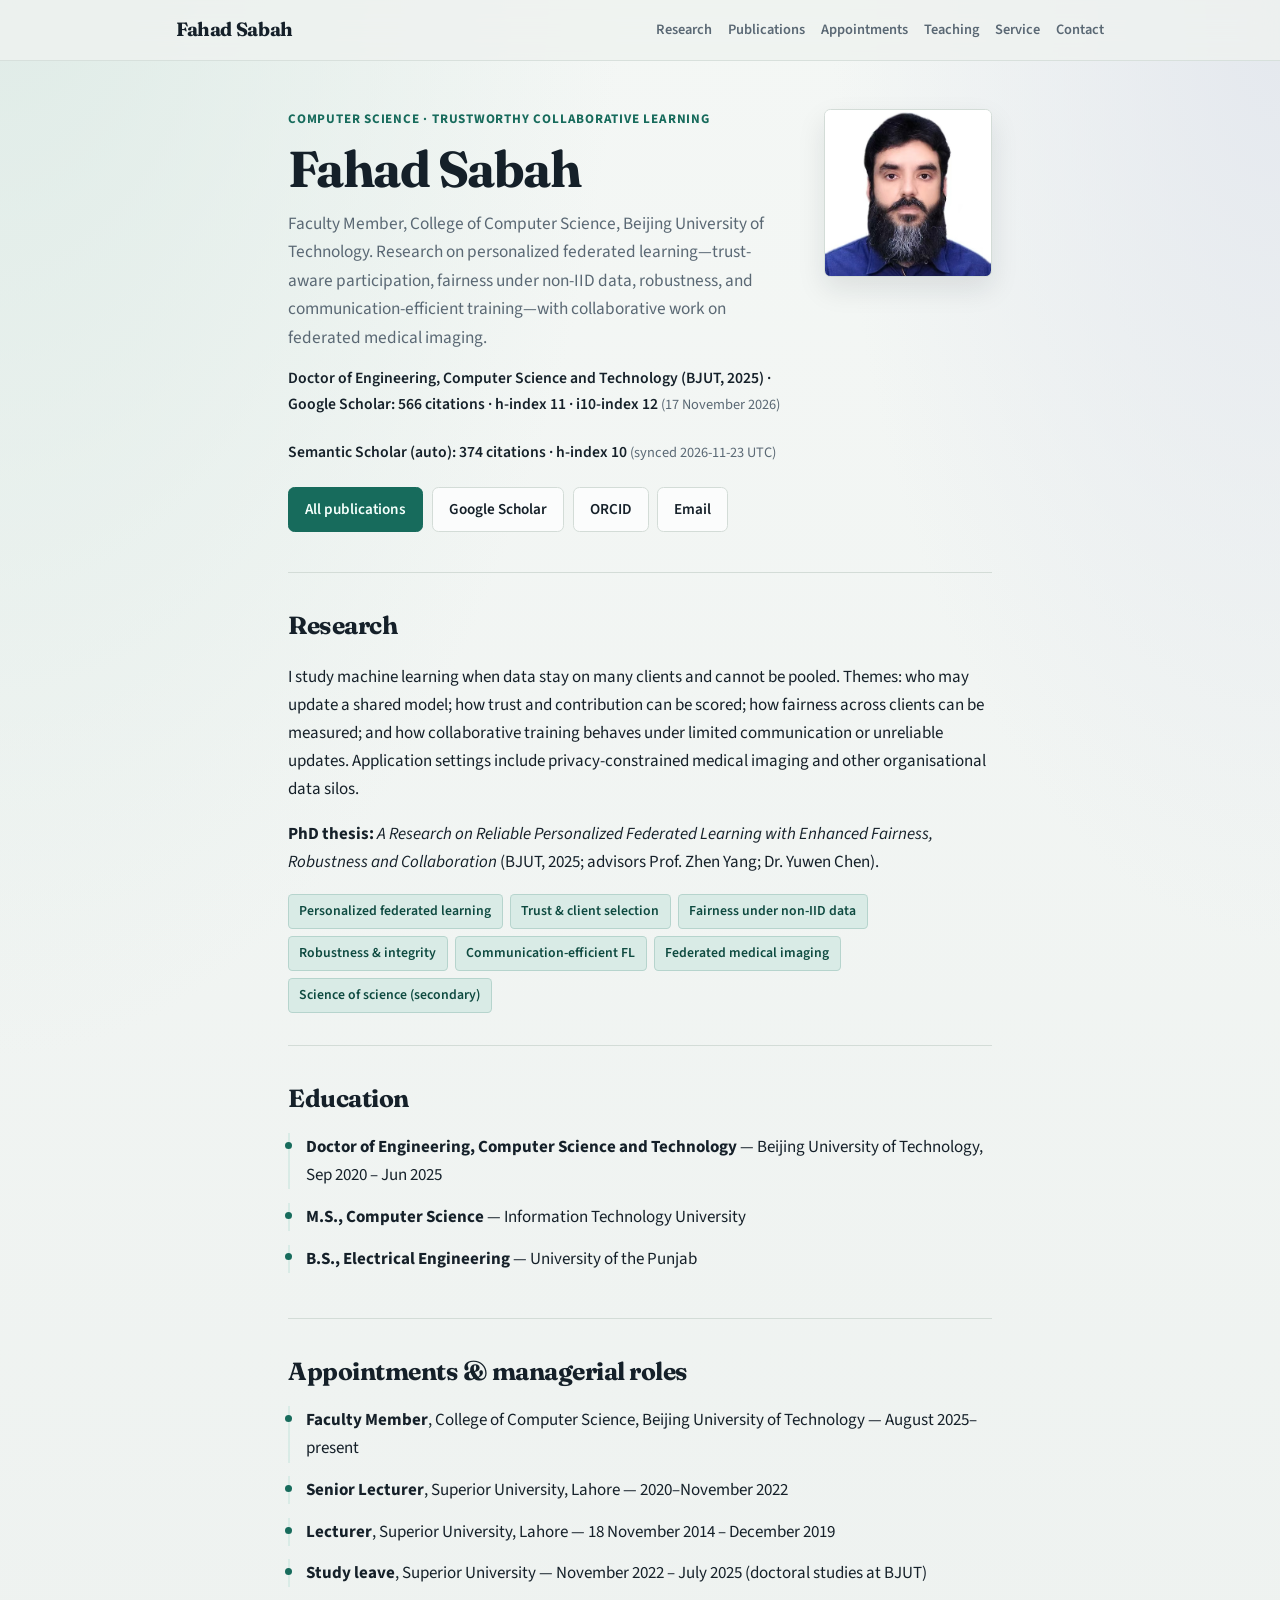
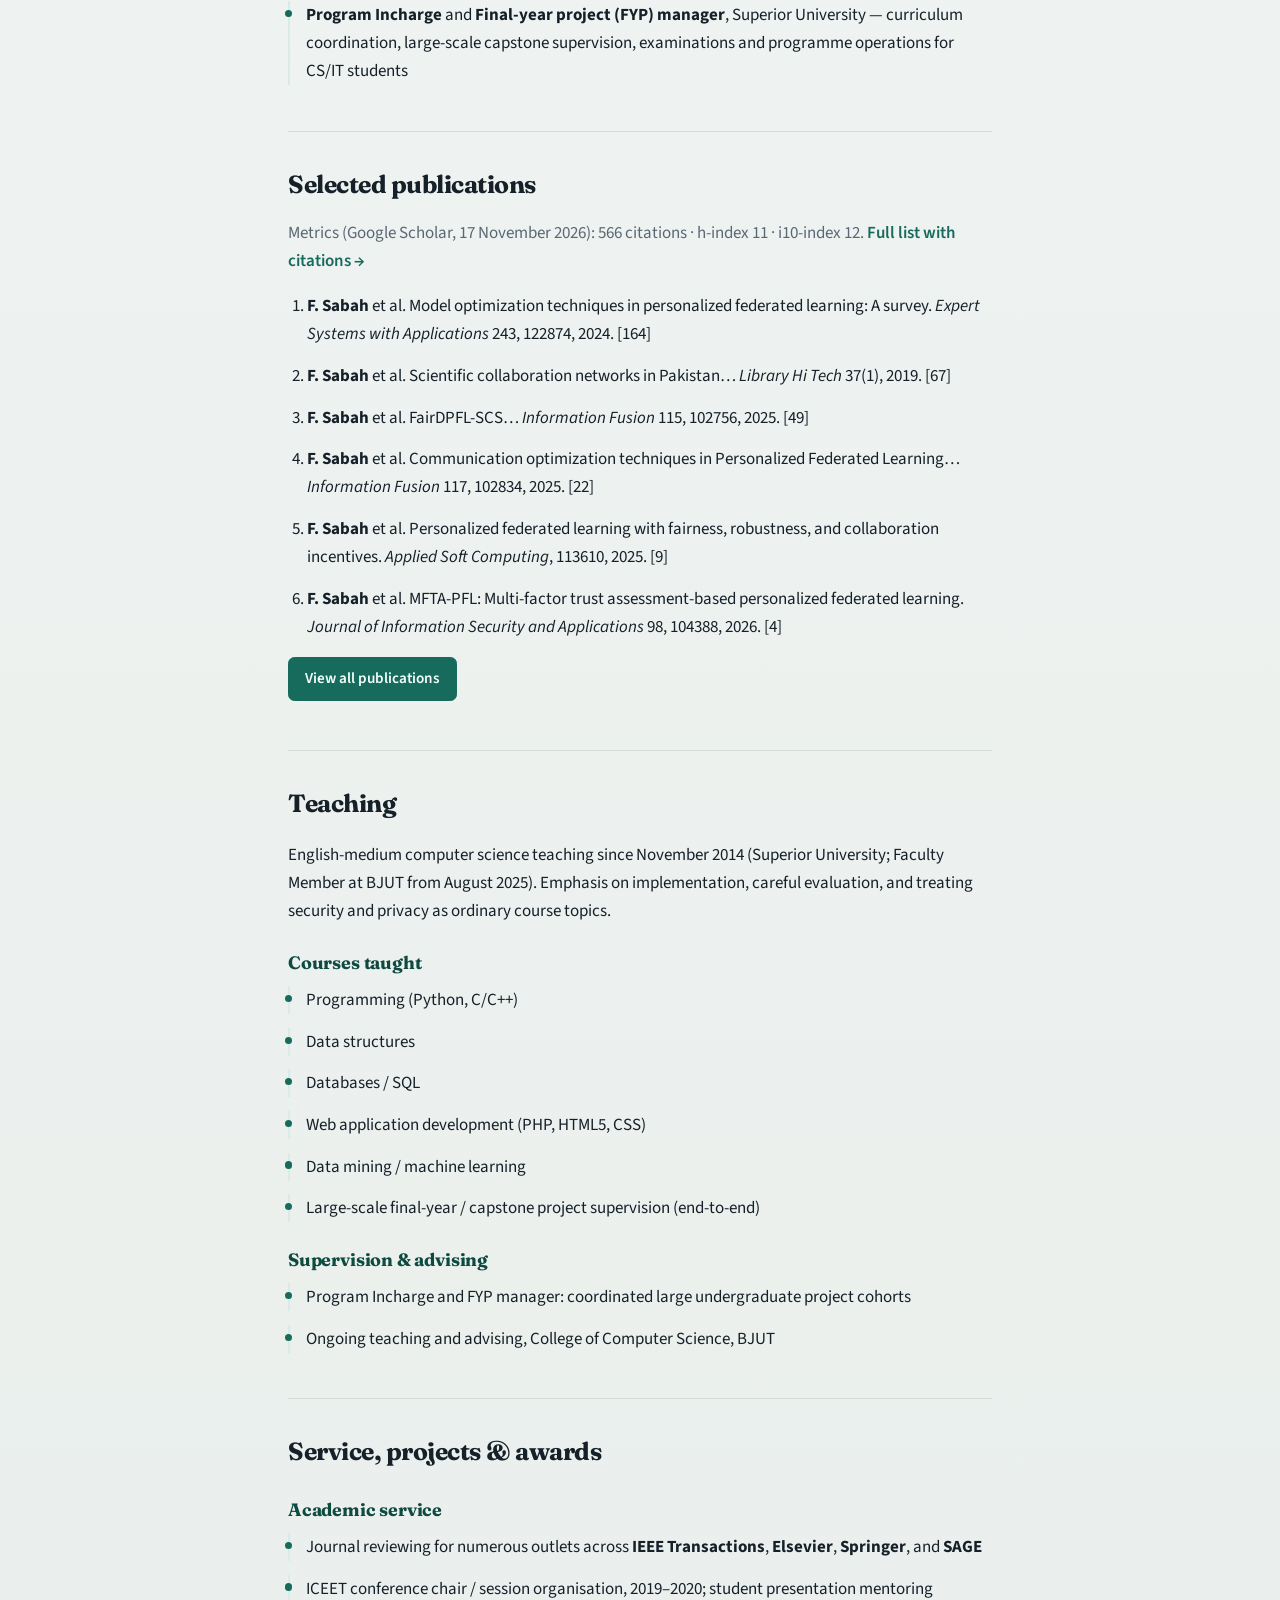
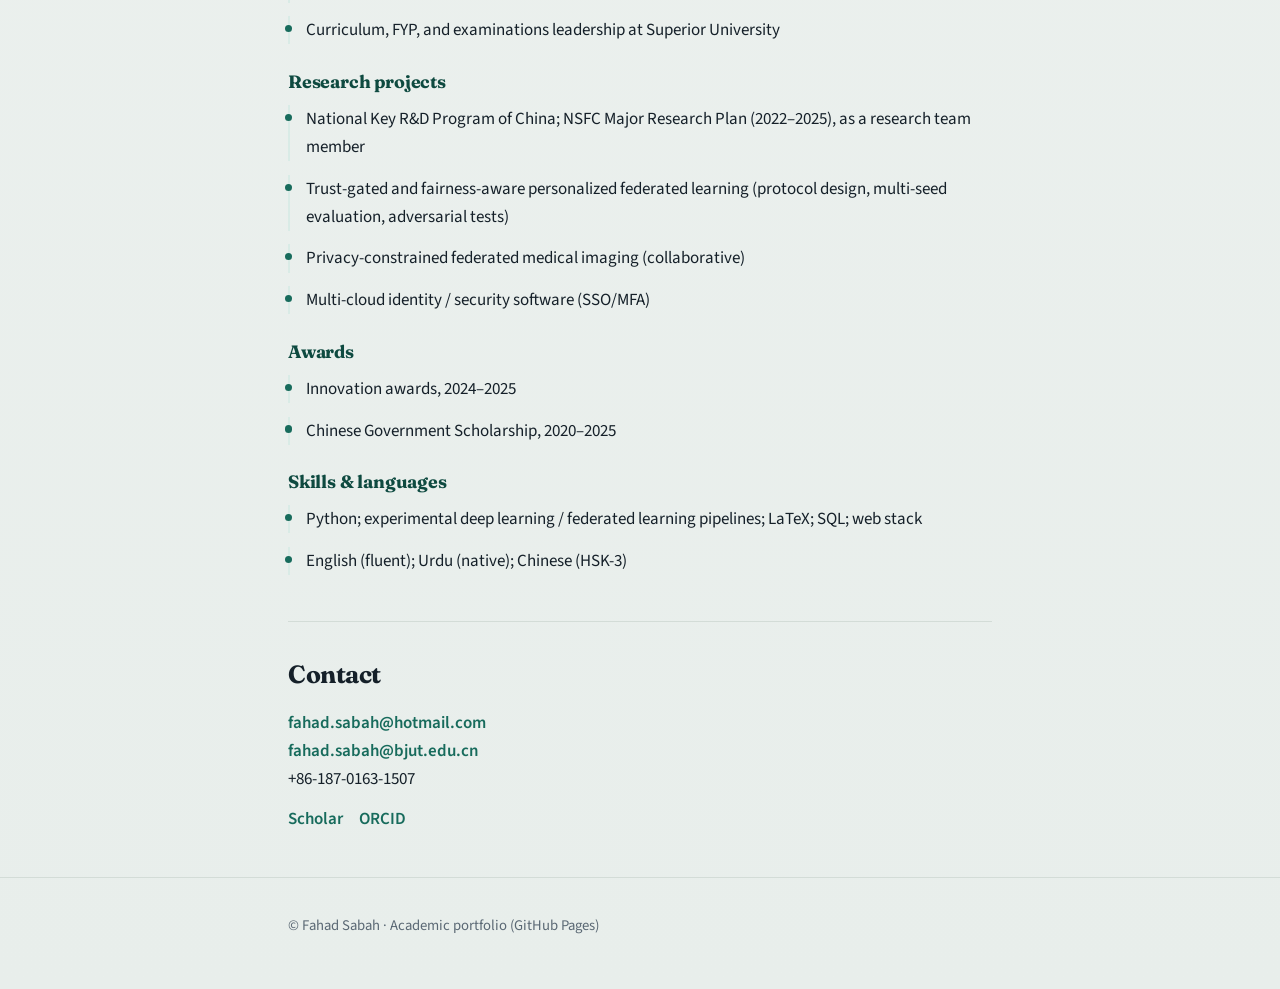
<file: index.html>
<!DOCTYPE html>
<html lang="en">
<head>
  <meta charset="utf-8" />
  <meta name="viewport" content="width=device-width, initial-scale=1" />
  <title>Fahad Sabah — Computer Science · Trustworthy Collaborative ML</title>
  <meta name="description" content="Fahad Sabah — Doctor of Engineering in Computer Science. Personalized federated learning, trust, fairness, and robustness. Faculty Member, Beijing University of Technology." />
  <link rel="preconnect" href="https://fonts.googleapis.com" />
  <link rel="preconnect" href="https://fonts.gstatic.com" crossorigin />
  <link href="https://fonts.googleapis.com/css2?family=Fraunces:opsz,wght@9..144,500;9..144,700&family=Source+Sans+3:wght@400;600;700&display=swap" rel="stylesheet" />
  <link rel="stylesheet" href="styles.css" />
</head>
<body>
  <header class="site-header">
    <div class="wrap">
      <p class="brand"><a href="index.html">Fahad Sabah</a></p>
      <nav aria-label="Primary">
        <a href="#research">Research</a>
        <a href="publications.html">Publications</a>
        <a href="#appointments">Appointments</a>
        <a href="#teaching">Teaching</a>
        <a href="#service">Service</a>
        <a href="#contact">Contact</a>
      </nav>
    </div>
  </header>

  <main>
    <section class="hero wrap hero-with-photo">
      <div class="hero-text">
        <p class="eyebrow">Computer Science · Trustworthy Collaborative Learning</p>
        <h1>Fahad Sabah</h1>
        <p class="lede">
          Faculty Member, College of Computer Science, Beijing University of Technology.
          Research on personalized federated learning—trust-aware participation, fairness under non-IID data,
          robustness, and communication-efficient training—with collaborative work on federated medical imaging.
        </p>
        <p class="meta">
          Doctor of Engineering, Computer Science and Technology (BJUT, 2025) ·
          Google Scholar: 566 citations · h-index 11 · i10-index 12
          <span class="meta-note">(17 November 2026)</span>
        </p>
        <p class="meta" id="ss-metrics">Semantic Scholar (auto): 374 citations · h-index 10 <span class="meta-note">(synced 2026-11-23 UTC)</span></p>
        <div class="cta">
          <a class="btn primary" href="publications.html">All publications</a>
          <a class="btn" href="https://scholar.google.com/citations?user=o41wvoGBicEC">Google Scholar</a>
          <a class="btn" href="https://orcid.org/0000-0003-1558-2616">ORCID</a>
          <a class="btn" href="mailto:fahad.sabah@hotmail.com">Email</a>
        </div>
      </div>
      <div class="portrait-wrap">
        <img class="portrait" src="photo.jpg" width="200" height="200" alt="Portrait of Fahad Sabah" />
      </div>
    </section>

    <section id="research" class="wrap section">
      <h2>Research</h2>
      <p>
        I study machine learning when data stay on many clients and cannot be pooled.
        Themes: who may update a shared model; how trust and contribution can be scored;
        how fairness across clients can be measured; and how collaborative training behaves under
        limited communication or unreliable updates. Application settings include privacy-constrained
        medical imaging and other organisational data silos.
      </p>
      <p>
        <strong>PhD thesis:</strong>
        <em>A Research on Reliable Personalized Federated Learning with Enhanced Fairness, Robustness and Collaboration</em>
        (BJUT, 2025; advisors Prof. Zhen Yang; Dr. Yuwen Chen).
      </p>
      <ul class="chips">
        <li>Personalized federated learning</li>
        <li>Trust &amp; client selection</li>
        <li>Fairness under non-IID data</li>
        <li>Robustness &amp; integrity</li>
        <li>Communication-efficient FL</li>
        <li>Federated medical imaging</li>
        <li>Science of science (secondary)</li>
      </ul>
    </section>

    <section id="education" class="wrap section">
      <h2>Education</h2>
      <ul class="timeline">
        <li>
          <strong>Doctor of Engineering, Computer Science and Technology</strong> —
          Beijing University of Technology, Sep 2020 – Jun 2025
        </li>
        <li>
          <strong>M.S., Computer Science</strong> — Information Technology University
        </li>
        <li>
          <strong>B.S., Electrical Engineering</strong> — University of the Punjab
        </li>
      </ul>
    </section>

    <section id="appointments" class="wrap section">
      <h2>Appointments &amp; managerial roles</h2>
      <ul class="timeline">
        <li>
          <strong>Faculty Member</strong>, College of Computer Science, Beijing University of Technology —
          August 2025–present
        </li>
        <li>
          <strong>Senior Lecturer</strong>, Superior University, Lahore — 2020–November 2022
        </li>
        <li>
          <strong>Lecturer</strong>, Superior University, Lahore — 18 November 2014 – December 2019
        </li>
        <li>
          <strong>Study leave</strong>, Superior University — November 2022 – July 2025
          (doctoral studies at BJUT)
        </li>
        <li>
          <strong>Program Incharge</strong> and <strong>Final-year project (FYP) manager</strong>,
          Superior University — curriculum coordination, large-scale capstone supervision,
          examinations and programme operations for CS/IT students
        </li>
      </ul>
    </section>

    <section id="publications" class="wrap section">
      <h2>Selected publications</h2>
      <p class="more" style="margin-top:0">
        Metrics (Google Scholar, 17 November 2026): 566 citations · h-index 11 · i10-index 12.
        <a href="publications.html">Full list with citations →</a>
      </p>
      <ol class="pubs">
        <li>
          <strong>F. Sabah</strong> et al.
          Model optimization techniques in personalized federated learning: A survey.
          <em>Expert Systems with Applications</em> 243, 122874, 2024. [164]
        </li>
        <li>
          <strong>F. Sabah</strong> et al.
          Scientific collaboration networks in Pakistan…
          <em>Library Hi Tech</em> 37(1), 2019. [67]
        </li>
        <li>
          <strong>F. Sabah</strong> et al.
          FairDPFL-SCS…
          <em>Information Fusion</em> 115, 102756, 2025. [49]
        </li>
        <li>
          <strong>F. Sabah</strong> et al.
          Communication optimization techniques in Personalized Federated Learning…
          <em>Information Fusion</em> 117, 102834, 2025. [22]
        </li>
        <li>
          <strong>F. Sabah</strong> et al.
          Personalized federated learning with fairness, robustness, and collaboration incentives.
          <em>Applied Soft Computing</em>, 113610, 2025. [9]
        </li>
        <li>
          <strong>F. Sabah</strong> et al.
          MFTA-PFL: Multi-factor trust assessment-based personalized federated learning.
          <em>Journal of Information Security and Applications</em> 98, 104388, 2026. [4]
        </li>
      </ol>
      <p class="more"><a class="btn primary" href="publications.html">View all publications</a></p>
    </section>

    <section id="teaching" class="wrap section">
      <h2>Teaching</h2>
      <p>
        English-medium computer science teaching since November 2014 (Superior University;
        Faculty Member at BJUT from August 2025). Emphasis on implementation, careful evaluation,
        and treating security and privacy as ordinary course topics.
      </p>
      <h3>Courses taught</h3>
      <ul class="timeline">
        <li>Programming (Python, C/C++)</li>
        <li>Data structures</li>
        <li>Databases / SQL</li>
        <li>Web application development (PHP, HTML5, CSS)</li>
        <li>Data mining / machine learning</li>
        <li>Large-scale final-year / capstone project supervision (end-to-end)</li>
      </ul>
      <h3>Supervision &amp; advising</h3>
      <ul class="timeline">
        <li>Program Incharge and FYP manager: coordinated large undergraduate project cohorts</li>
        <li>Ongoing teaching and advising, College of Computer Science, BJUT</li>
      </ul>
    </section>

    <section id="service" class="wrap section">
      <h2>Service, projects &amp; awards</h2>
      <h3>Academic service</h3>
      <ul class="timeline">
        <li>
          Journal reviewing for numerous outlets across
          <strong>IEEE Transactions</strong>, <strong>Elsevier</strong>,
          <strong>Springer</strong>, and <strong>SAGE</strong>
        </li>
        <li>ICEET conference chair / session organisation, 2019–2020; student presentation mentoring</li>
        <li>Curriculum, FYP, and examinations leadership at Superior University</li>
      </ul>
      <h3>Research projects</h3>
      <ul class="timeline">
        <li>
          National Key R&amp;D Program of China; NSFC Major Research Plan (2022–2025),
          as a research team member
        </li>
        <li>
          Trust-gated and fairness-aware personalized federated learning
          (protocol design, multi-seed evaluation, adversarial tests)
        </li>
        <li>Privacy-constrained federated medical imaging (collaborative)</li>
        <li>Multi-cloud identity / security software (SSO/MFA)</li>
      </ul>
      <h3>Awards</h3>
      <ul class="timeline">
        <li>Innovation awards, 2024–2025</li>
        <li>Chinese Government Scholarship, 2020–2025</li>
      </ul>
      <h3>Skills &amp; languages</h3>
      <ul class="timeline">
        <li>Python; experimental deep learning / federated learning pipelines; LaTeX; SQL; web stack</li>
        <li>English (fluent); Urdu (native); Chinese (HSK-3)</li>
      </ul>
    </section>

    <section id="contact" class="wrap section contact">
      <h2>Contact</h2>
      <p>
        <a href="mailto:fahad.sabah@hotmail.com">fahad.sabah@hotmail.com</a><br />
        <a href="mailto:fahad.sabah@bjut.edu.cn">fahad.sabah@bjut.edu.cn</a><br />
        +86-187-0163-1507
      </p>
      <p class="profiles">
        <a href="https://scholar.google.com/citations?user=o41wvoGBicEC">Scholar</a>
        <a href="https://orcid.org/0000-0003-1558-2616">ORCID</a>
      </p>
    </section>
  </main>

  <footer class="site-footer">
    <div class="wrap">
      <p>© Fahad Sabah · Academic portfolio (GitHub Pages)</p>
    </div>
  </footer>
</body>
</html>
</file>
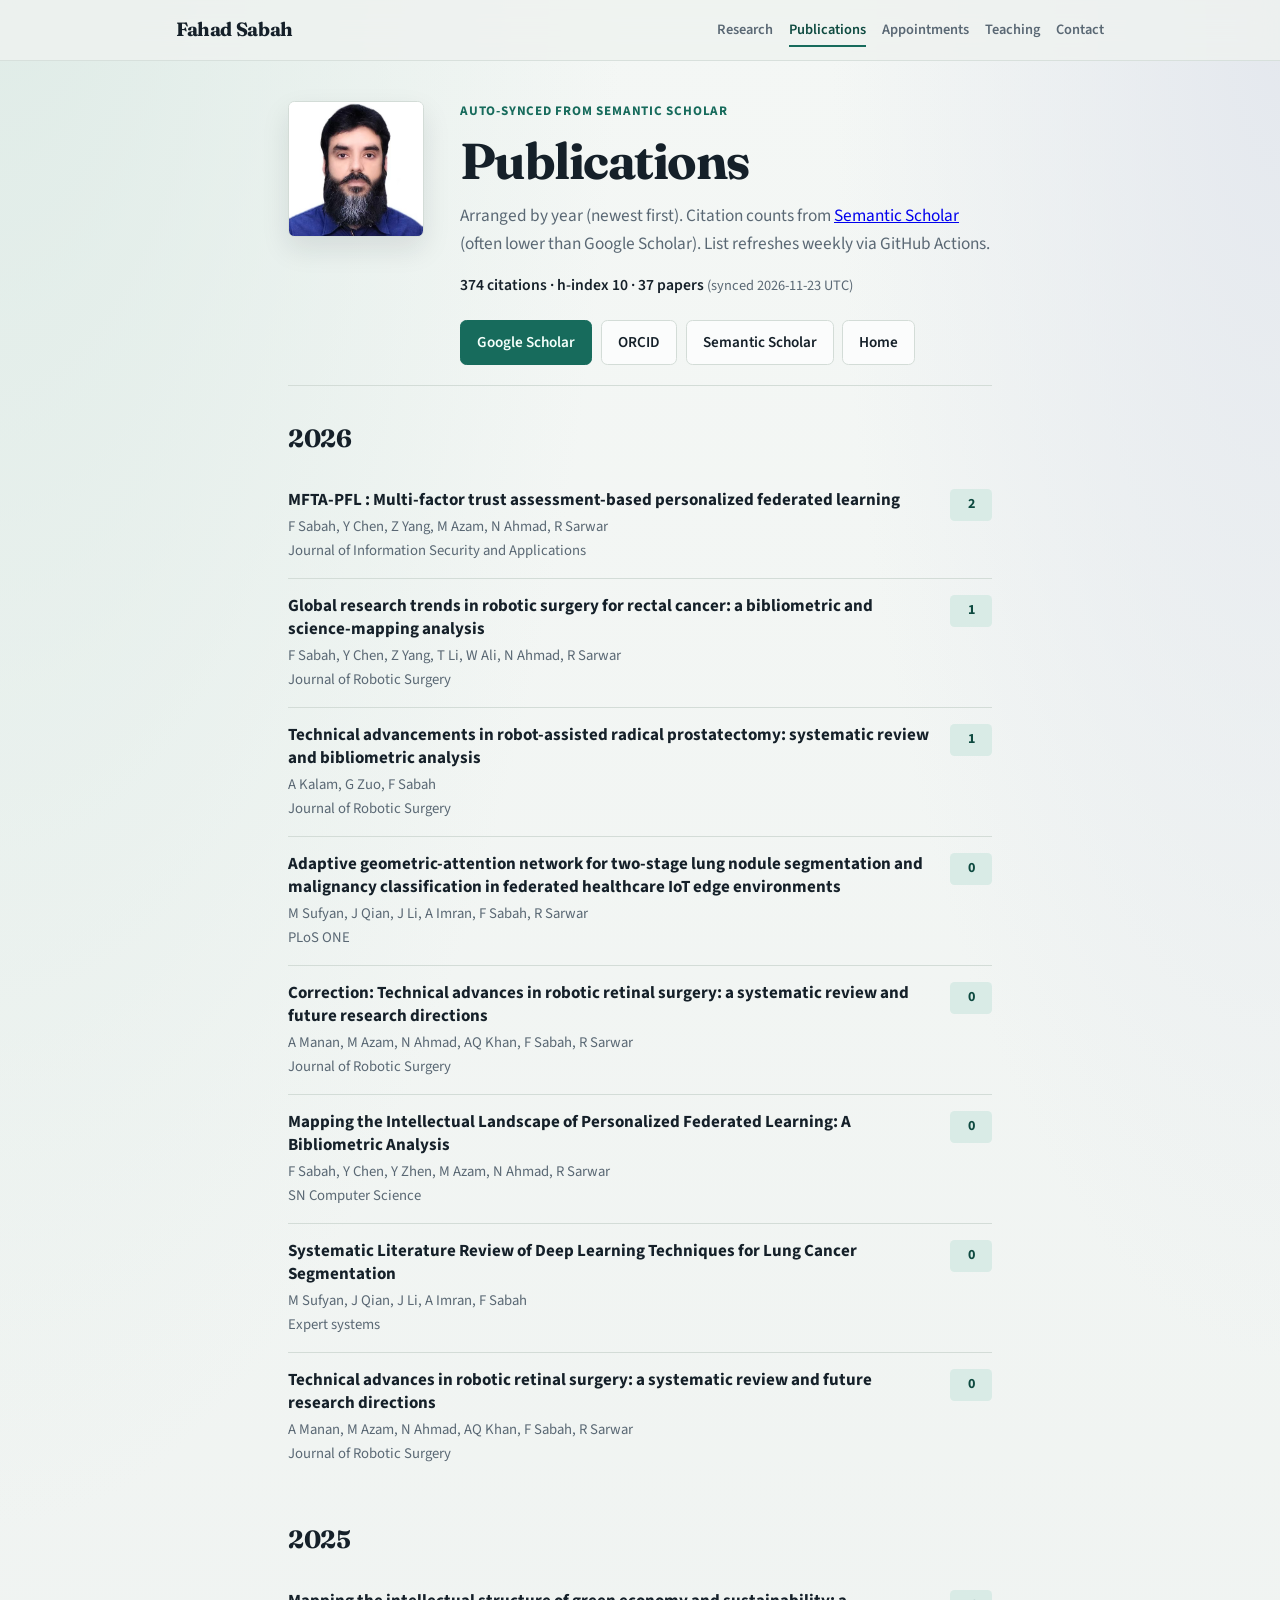
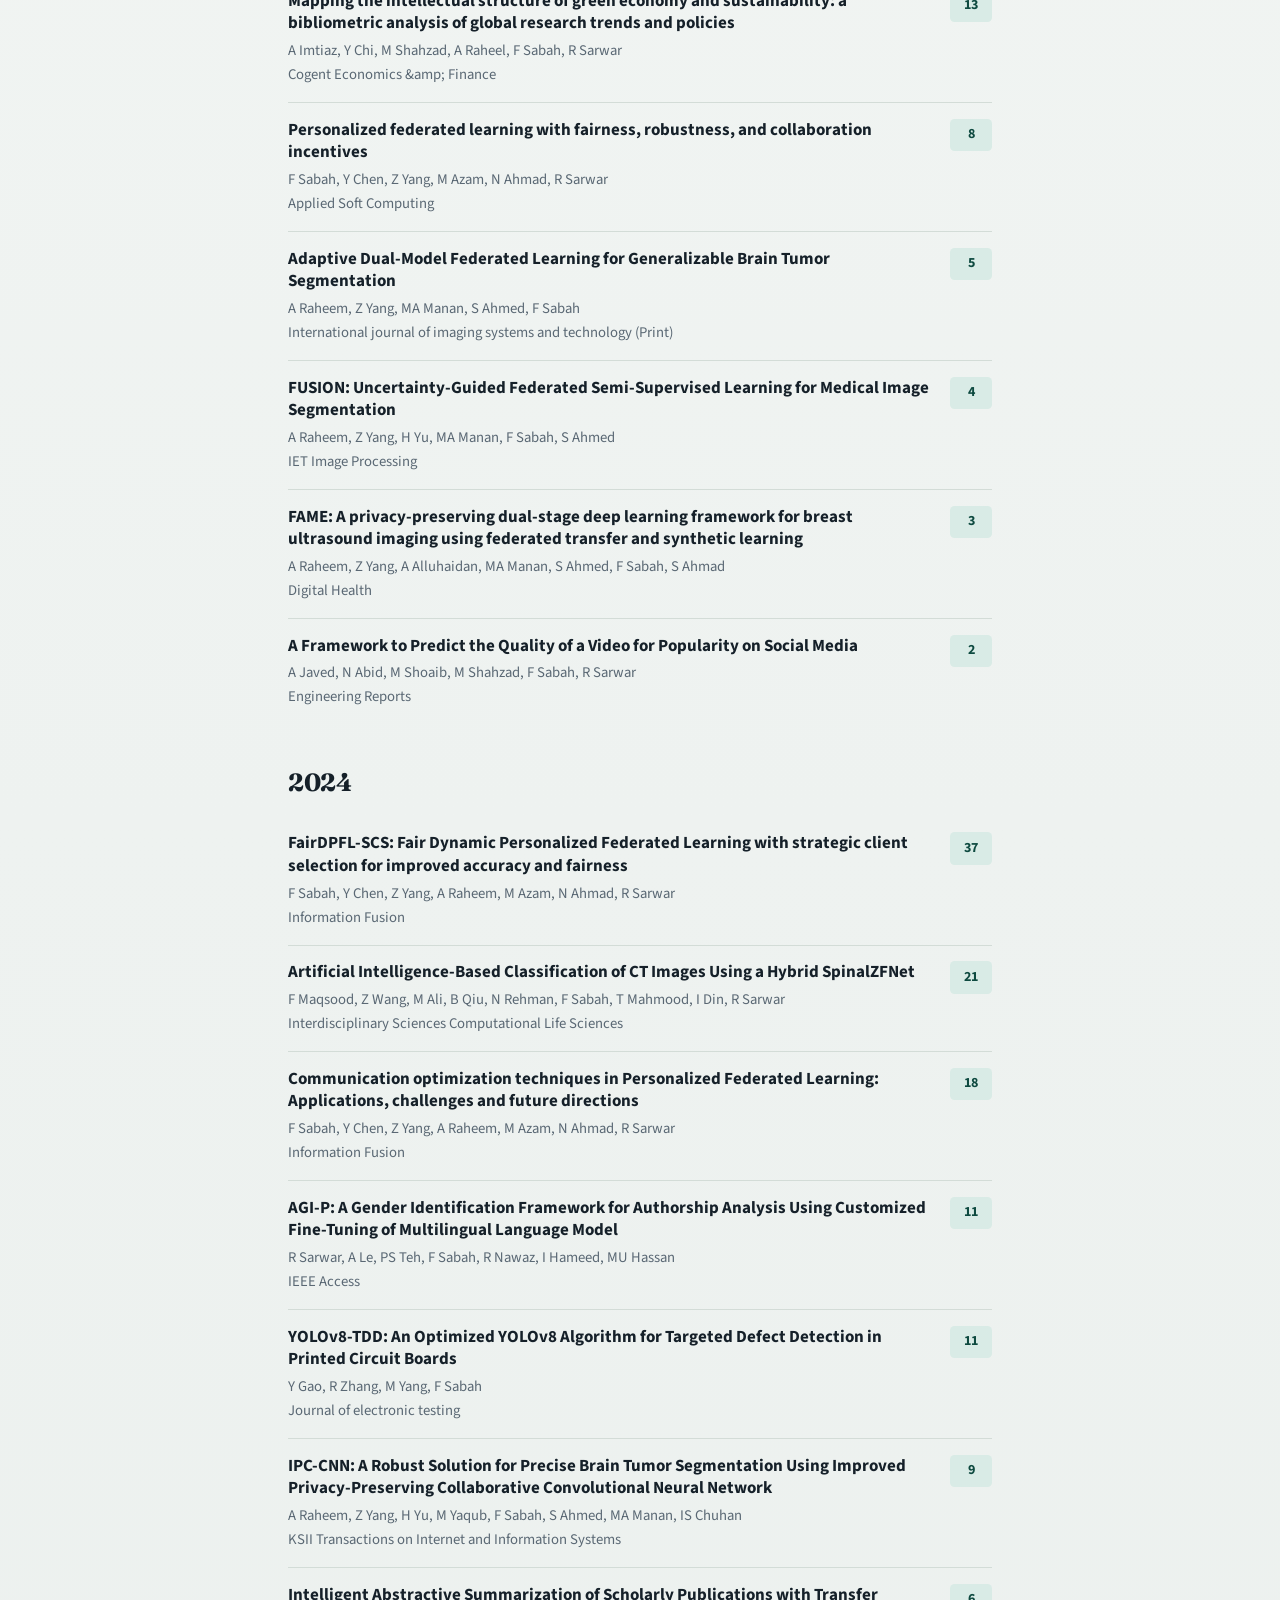
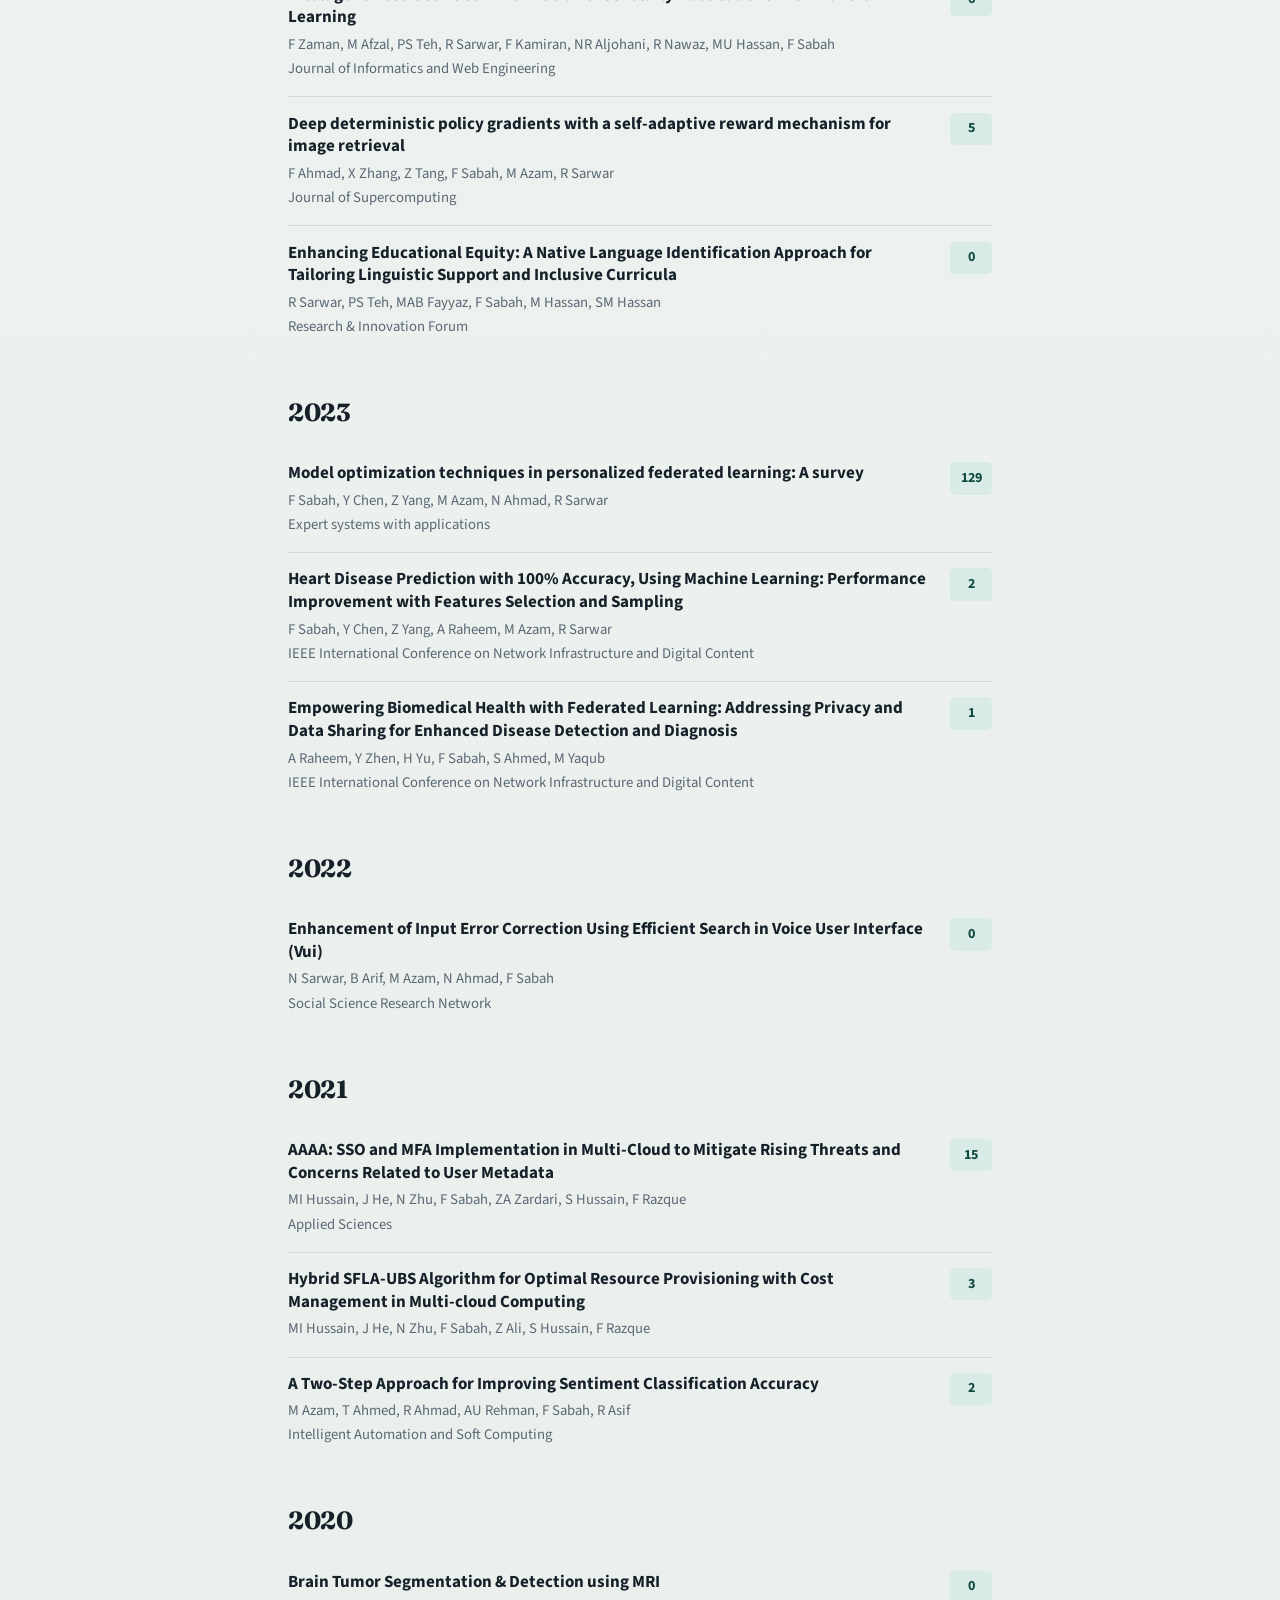
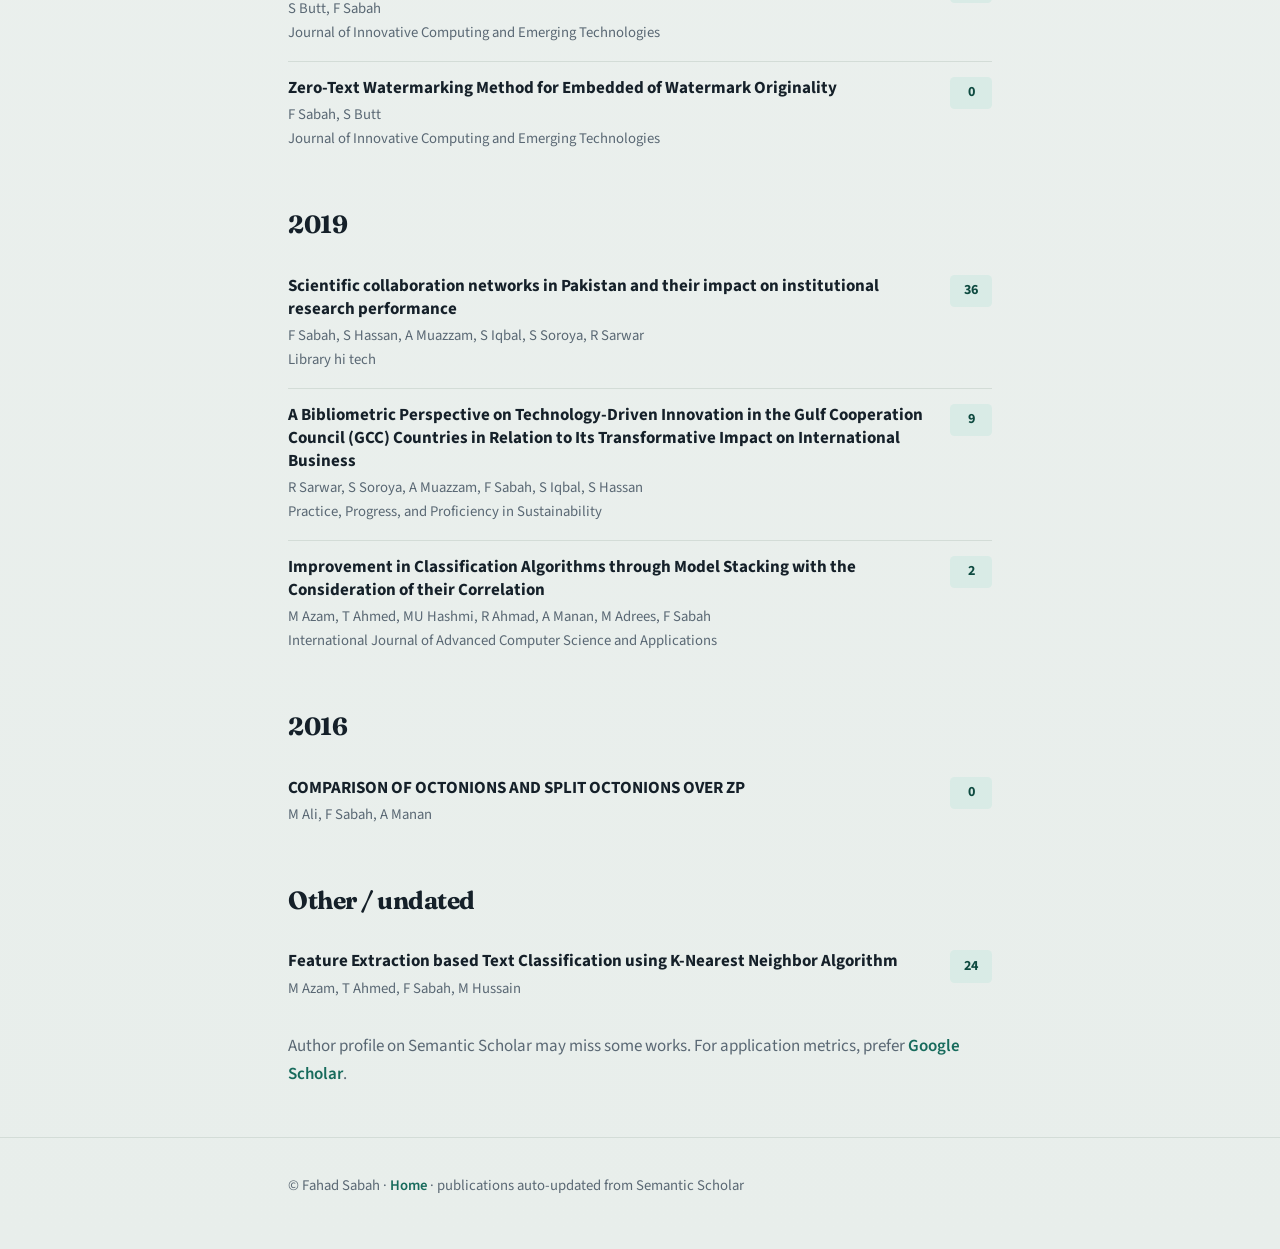
<file: publications.html>
<!DOCTYPE html>
<html lang="en">
<head>
  <meta charset="utf-8" />
  <meta name="viewport" content="width=device-width, initial-scale=1" />
  <title>Publications — Fahad Sabah</title>
  <meta name="description" content="Publication list for Fahad Sabah, synced from Semantic Scholar." />
  <link rel="preconnect" href="https://fonts.googleapis.com" />
  <link rel="preconnect" href="https://fonts.gstatic.com" crossorigin />
  <link href="https://fonts.googleapis.com/css2?family=Fraunces:opsz,wght@9..144,500;9..144,700&family=Source+Sans+3:wght@400;600;700&display=swap" rel="stylesheet" />
  <link rel="stylesheet" href="styles.css" />
</head>
<body>
  <header class="site-header">
    <div class="wrap">
      <p class="brand"><a href="index.html">Fahad Sabah</a></p>
      <nav aria-label="Primary">
        <a href="index.html#research">Research</a>
        <a href="publications.html" aria-current="page">Publications</a>
        <a href="index.html#appointments">Appointments</a>
        <a href="index.html#teaching">Teaching</a>
        <a href="index.html#contact">Contact</a>
      </nav>
    </div>
  </header>

  <main>
    <section class="wrap page-hero page-hero-with-photo">
      <img class="portrait" src="photo.jpg" width="180" height="180" alt="Portrait of Fahad Sabah" />
      <div>
        <p class="eyebrow">Auto-synced from Semantic Scholar</p>
        <h1>Publications</h1>
        <p class="lede">
          Arranged by year (newest first). Citation counts from
          <a href="https://www.semanticscholar.org/author/152567681">Semantic Scholar</a>
          (often lower than Google Scholar). List refreshes weekly via GitHub Actions.
        </p>
        <p class="meta">374 citations · h-index 10 · 37 papers <span class="meta-note">(synced 2026-11-23 UTC)</span></p>
        <div class="cta">
          <a class="btn primary" href="https://scholar.google.com/citations?user=o41wvoGBicEC">Google Scholar</a>
          <a class="btn" href="https://orcid.org/0000-0003-1558-2616">ORCID</a>
          <a class="btn" href="https://www.semanticscholar.org/author/152567681">Semantic Scholar</a>
          <a class="btn" href="index.html">Home</a>
        </div>
      </div>
    </section>

    <section class="wrap section">
      <h2>2026</h2>
      <div class="year-block">
        <article class="pub-item">
          <div>
            <span class="pub-title">MFTA-PFL : Multi-factor trust assessment-based personalized federated learning</span>
            <span class="pub-authors">F Sabah, Y Chen, Z Yang, M Azam, N Ahmad, R Sarwar</span>
            <span class="pub-venue">Journal of Information Security and Applications</span>
          </div>
          <span class="cite" title="Cited by (Semantic Scholar)">2</span>
        </article>
        <article class="pub-item">
          <div>
            <span class="pub-title">Global research trends in robotic surgery for rectal cancer: a bibliometric and science-mapping analysis</span>
            <span class="pub-authors">F Sabah, Y Chen, Z Yang, T Li, W Ali, N Ahmad, R Sarwar</span>
            <span class="pub-venue">Journal of Robotic Surgery</span>
          </div>
          <span class="cite" title="Cited by (Semantic Scholar)">1</span>
        </article>
        <article class="pub-item">
          <div>
            <span class="pub-title">Technical advancements in robot-assisted radical prostatectomy: systematic review and bibliometric analysis</span>
            <span class="pub-authors">A Kalam, G Zuo, F Sabah</span>
            <span class="pub-venue">Journal of Robotic Surgery</span>
          </div>
          <span class="cite" title="Cited by (Semantic Scholar)">1</span>
        </article>
        <article class="pub-item">
          <div>
            <span class="pub-title">Adaptive geometric-attention network for two-stage lung nodule segmentation and malignancy classification in federated healthcare IoT edge environments</span>
            <span class="pub-authors">M Sufyan, J Qian, J Li, A Imran, F Sabah, R Sarwar</span>
            <span class="pub-venue">PLoS ONE</span>
          </div>
          <span class="cite" title="Cited by (Semantic Scholar)">0</span>
        </article>
        <article class="pub-item">
          <div>
            <span class="pub-title">Correction: Technical advances in robotic retinal surgery: a systematic review and future research directions</span>
            <span class="pub-authors">A Manan, M Azam, N Ahmad, AQ Khan, F Sabah, R Sarwar</span>
            <span class="pub-venue">Journal of Robotic Surgery</span>
          </div>
          <span class="cite" title="Cited by (Semantic Scholar)">0</span>
        </article>
        <article class="pub-item">
          <div>
            <span class="pub-title">Mapping the Intellectual Landscape of Personalized Federated Learning: A Bibliometric Analysis</span>
            <span class="pub-authors">F Sabah, Y Chen, Y Zhen, M Azam, N Ahmad, R Sarwar</span>
            <span class="pub-venue">SN Computer Science</span>
          </div>
          <span class="cite" title="Cited by (Semantic Scholar)">0</span>
        </article>
        <article class="pub-item">
          <div>
            <span class="pub-title">Systematic Literature Review of Deep Learning Techniques for Lung Cancer Segmentation</span>
            <span class="pub-authors">M Sufyan, J Qian, J Li, A Imran, F Sabah</span>
            <span class="pub-venue">Expert systems</span>
          </div>
          <span class="cite" title="Cited by (Semantic Scholar)">0</span>
        </article>
        <article class="pub-item">
          <div>
            <span class="pub-title">Technical advances in robotic retinal surgery: a systematic review and future research directions</span>
            <span class="pub-authors">A Manan, M Azam, N Ahmad, AQ Khan, F Sabah, R Sarwar</span>
            <span class="pub-venue">Journal of Robotic Surgery</span>
          </div>
          <span class="cite" title="Cited by (Semantic Scholar)">0</span>
        </article>
      </div>
      <h2>2025</h2>
      <div class="year-block">
        <article class="pub-item">
          <div>
            <span class="pub-title">Mapping the intellectual structure of green economy and sustainability: a bibliometric analysis of global research trends and policies</span>
            <span class="pub-authors">A Imtiaz, Y Chi, M Shahzad, A Raheel, F Sabah, R Sarwar</span>
            <span class="pub-venue">Cogent Economics &amp;amp; Finance</span>
          </div>
          <span class="cite" title="Cited by (Semantic Scholar)">13</span>
        </article>
        <article class="pub-item">
          <div>
            <span class="pub-title">Personalized federated learning with fairness, robustness, and collaboration incentives</span>
            <span class="pub-authors">F Sabah, Y Chen, Z Yang, M Azam, N Ahmad, R Sarwar</span>
            <span class="pub-venue">Applied Soft Computing</span>
          </div>
          <span class="cite" title="Cited by (Semantic Scholar)">8</span>
        </article>
        <article class="pub-item">
          <div>
            <span class="pub-title">Adaptive Dual‐Model Federated Learning for Generalizable Brain Tumor Segmentation</span>
            <span class="pub-authors">A Raheem, Z Yang, MA Manan, S Ahmed, F Sabah</span>
            <span class="pub-venue">International journal of imaging systems and technology (Print)</span>
          </div>
          <span class="cite" title="Cited by (Semantic Scholar)">5</span>
        </article>
        <article class="pub-item">
          <div>
            <span class="pub-title">FUSION: Uncertainty-Guided Federated Semi-Supervised Learning for Medical Image Segmentation</span>
            <span class="pub-authors">A Raheem, Z Yang, H Yu, MA Manan, F Sabah, S Ahmed</span>
            <span class="pub-venue">IET Image Processing</span>
          </div>
          <span class="cite" title="Cited by (Semantic Scholar)">4</span>
        </article>
        <article class="pub-item">
          <div>
            <span class="pub-title">FAME: A privacy-preserving dual-stage deep learning framework for breast ultrasound imaging using federated transfer and synthetic learning</span>
            <span class="pub-authors">A Raheem, Z Yang, A Alluhaidan, MA Manan, S Ahmed, F Sabah, S Ahmad</span>
            <span class="pub-venue">Digital Health</span>
          </div>
          <span class="cite" title="Cited by (Semantic Scholar)">3</span>
        </article>
        <article class="pub-item">
          <div>
            <span class="pub-title">A Framework to Predict the Quality of a Video for Popularity on Social Media</span>
            <span class="pub-authors">A Javed, N Abid, M Shoaib, M Shahzad, F Sabah, R Sarwar</span>
            <span class="pub-venue">Engineering Reports</span>
          </div>
          <span class="cite" title="Cited by (Semantic Scholar)">2</span>
        </article>
      </div>
      <h2>2024</h2>
      <div class="year-block">
        <article class="pub-item">
          <div>
            <span class="pub-title">FairDPFL-SCS: Fair Dynamic Personalized Federated Learning with strategic client selection for improved accuracy and fairness</span>
            <span class="pub-authors">F Sabah, Y Chen, Z Yang, A Raheem, M Azam, N Ahmad, R Sarwar</span>
            <span class="pub-venue">Information Fusion</span>
          </div>
          <span class="cite" title="Cited by (Semantic Scholar)">37</span>
        </article>
        <article class="pub-item">
          <div>
            <span class="pub-title">Artificial Intelligence-Based Classification of CT Images Using a Hybrid SpinalZFNet</span>
            <span class="pub-authors">F Maqsood, Z Wang, M Ali, B Qiu, N Rehman, F Sabah, T Mahmood, I Din, R Sarwar</span>
            <span class="pub-venue">Interdisciplinary Sciences Computational Life Sciences</span>
          </div>
          <span class="cite" title="Cited by (Semantic Scholar)">21</span>
        </article>
        <article class="pub-item">
          <div>
            <span class="pub-title">Communication optimization techniques in Personalized Federated Learning: Applications, challenges and future directions</span>
            <span class="pub-authors">F Sabah, Y Chen, Z Yang, A Raheem, M Azam, N Ahmad, R Sarwar</span>
            <span class="pub-venue">Information Fusion</span>
          </div>
          <span class="cite" title="Cited by (Semantic Scholar)">18</span>
        </article>
        <article class="pub-item">
          <div>
            <span class="pub-title">AGI-P: A Gender Identification Framework for Authorship Analysis Using Customized Fine-Tuning of Multilingual Language Model</span>
            <span class="pub-authors">R Sarwar, A Le, PS Teh, F Sabah, R Nawaz, I Hameed, MU Hassan</span>
            <span class="pub-venue">IEEE Access</span>
          </div>
          <span class="cite" title="Cited by (Semantic Scholar)">11</span>
        </article>
        <article class="pub-item">
          <div>
            <span class="pub-title">YOLOv8-TDD: An Optimized YOLOv8 Algorithm for Targeted Defect Detection in Printed Circuit Boards</span>
            <span class="pub-authors">Y Gao, R Zhang, M Yang, F Sabah</span>
            <span class="pub-venue">Journal of electronic testing</span>
          </div>
          <span class="cite" title="Cited by (Semantic Scholar)">11</span>
        </article>
        <article class="pub-item">
          <div>
            <span class="pub-title">IPC-CNN: A Robust Solution for Precise Brain Tumor Segmentation Using Improved Privacy-Preserving Collaborative Convolutional Neural Network</span>
            <span class="pub-authors">A Raheem, Z Yang, H Yu, M Yaqub, F Sabah, S Ahmed, MA Manan, IS Chuhan</span>
            <span class="pub-venue">KSII Transactions on Internet and Information Systems</span>
          </div>
          <span class="cite" title="Cited by (Semantic Scholar)">9</span>
        </article>
        <article class="pub-item">
          <div>
            <span class="pub-title">Intelligent Abstractive Summarization of Scholarly Publications with Transfer Learning</span>
            <span class="pub-authors">F Zaman, M Afzal, PS Teh, R Sarwar, F Kamiran, NR Aljohani, R Nawaz, MU Hassan, F Sabah</span>
            <span class="pub-venue">Journal of Informatics and Web Engineering</span>
          </div>
          <span class="cite" title="Cited by (Semantic Scholar)">6</span>
        </article>
        <article class="pub-item">
          <div>
            <span class="pub-title">Deep deterministic policy gradients with a self-adaptive reward mechanism for image retrieval</span>
            <span class="pub-authors">F Ahmad, X Zhang, Z Tang, F Sabah, M Azam, R Sarwar</span>
            <span class="pub-venue">Journal of Supercomputing</span>
          </div>
          <span class="cite" title="Cited by (Semantic Scholar)">5</span>
        </article>
        <article class="pub-item">
          <div>
            <span class="pub-title">Enhancing Educational Equity: A Native Language Identification Approach for Tailoring Linguistic Support and Inclusive Curricula</span>
            <span class="pub-authors">R Sarwar, PS Teh, MAB Fayyaz, F Sabah, M Hassan, SM Hassan</span>
            <span class="pub-venue">Research &amp; Innovation Forum</span>
          </div>
          <span class="cite" title="Cited by (Semantic Scholar)">0</span>
        </article>
      </div>
      <h2>2023</h2>
      <div class="year-block">
        <article class="pub-item">
          <div>
            <span class="pub-title">Model optimization techniques in personalized federated learning: A survey</span>
            <span class="pub-authors">F Sabah, Y Chen, Z Yang, M Azam, N Ahmad, R Sarwar</span>
            <span class="pub-venue">Expert systems with applications</span>
          </div>
          <span class="cite" title="Cited by (Semantic Scholar)">129</span>
        </article>
        <article class="pub-item">
          <div>
            <span class="pub-title">Heart Disease Prediction with 100% Accuracy, Using Machine Learning: Performance Improvement with Features Selection and Sampling</span>
            <span class="pub-authors">F Sabah, Y Chen, Z Yang, A Raheem, M Azam, R Sarwar</span>
            <span class="pub-venue">IEEE International Conference on Network Infrastructure and Digital Content</span>
          </div>
          <span class="cite" title="Cited by (Semantic Scholar)">2</span>
        </article>
        <article class="pub-item">
          <div>
            <span class="pub-title">Empowering Biomedical Health with Federated Learning: Addressing Privacy and Data Sharing for Enhanced Disease Detection and Diagnosis</span>
            <span class="pub-authors">A Raheem, Y Zhen, H Yu, F Sabah, S Ahmed, M Yaqub</span>
            <span class="pub-venue">IEEE International Conference on Network Infrastructure and Digital Content</span>
          </div>
          <span class="cite" title="Cited by (Semantic Scholar)">1</span>
        </article>
      </div>
      <h2>2022</h2>
      <div class="year-block">
        <article class="pub-item">
          <div>
            <span class="pub-title">Enhancement of Input Error Correction Using Efficient Search in Voice User Interface (Vui)</span>
            <span class="pub-authors">N Sarwar, B Arif, M Azam, N Ahmad, F Sabah</span>
            <span class="pub-venue">Social Science Research Network</span>
          </div>
          <span class="cite" title="Cited by (Semantic Scholar)">0</span>
        </article>
      </div>
      <h2>2021</h2>
      <div class="year-block">
        <article class="pub-item">
          <div>
            <span class="pub-title">AAAA: SSO and MFA Implementation in Multi-Cloud to Mitigate Rising Threats and Concerns Related to User Metadata</span>
            <span class="pub-authors">MI Hussain, J He, N Zhu, F Sabah, ZA Zardari, S Hussain, F Razque</span>
            <span class="pub-venue">Applied Sciences</span>
          </div>
          <span class="cite" title="Cited by (Semantic Scholar)">15</span>
        </article>
        <article class="pub-item">
          <div>
            <span class="pub-title">Hybrid SFLA-UBS Algorithm for Optimal Resource Provisioning with Cost Management in Multi-cloud Computing</span>
            <span class="pub-authors">MI Hussain, J He, N Zhu, F Sabah, Z Ali, S Hussain, F Razque</span>
          </div>
          <span class="cite" title="Cited by (Semantic Scholar)">3</span>
        </article>
        <article class="pub-item">
          <div>
            <span class="pub-title">A Two-Step Approach for Improving Sentiment Classification Accuracy</span>
            <span class="pub-authors">M Azam, T Ahmed, R Ahmad, AU Rehman, F Sabah, R Asif</span>
            <span class="pub-venue">Intelligent Automation and Soft Computing</span>
          </div>
          <span class="cite" title="Cited by (Semantic Scholar)">2</span>
        </article>
      </div>
      <h2>2020</h2>
      <div class="year-block">
        <article class="pub-item">
          <div>
            <span class="pub-title">Brain Tumor Segmentation &amp; Detection using MRI</span>
            <span class="pub-authors">S Butt, F Sabah</span>
            <span class="pub-venue">Journal of Innovative Computing and Emerging Technologies</span>
          </div>
          <span class="cite" title="Cited by (Semantic Scholar)">0</span>
        </article>
        <article class="pub-item">
          <div>
            <span class="pub-title">Zero-Text Watermarking Method for Embedded of Watermark Originality</span>
            <span class="pub-authors">F Sabah, S Butt</span>
            <span class="pub-venue">Journal of Innovative Computing and Emerging Technologies</span>
          </div>
          <span class="cite" title="Cited by (Semantic Scholar)">0</span>
        </article>
      </div>
      <h2>2019</h2>
      <div class="year-block">
        <article class="pub-item">
          <div>
            <span class="pub-title">Scientific collaboration networks in Pakistan and their impact on institutional research performance</span>
            <span class="pub-authors">F Sabah, S Hassan, A Muazzam, S Iqbal, S Soroya, R Sarwar</span>
            <span class="pub-venue">Library hi tech</span>
          </div>
          <span class="cite" title="Cited by (Semantic Scholar)">36</span>
        </article>
        <article class="pub-item">
          <div>
            <span class="pub-title">A Bibliometric Perspective on Technology-Driven Innovation in the Gulf Cooperation Council (GCC) Countries in Relation to Its Transformative Impact on International Business</span>
            <span class="pub-authors">R Sarwar, S Soroya, A Muazzam, F Sabah, S Iqbal, S Hassan</span>
            <span class="pub-venue">Practice, Progress, and Proficiency in Sustainability</span>
          </div>
          <span class="cite" title="Cited by (Semantic Scholar)">9</span>
        </article>
        <article class="pub-item">
          <div>
            <span class="pub-title">Improvement in Classification Algorithms through Model Stacking with the Consideration of their Correlation</span>
            <span class="pub-authors">M Azam, T Ahmed, MU Hashmi, R Ahmad, A Manan, M Adrees, F Sabah</span>
            <span class="pub-venue">International Journal of Advanced Computer Science and Applications</span>
          </div>
          <span class="cite" title="Cited by (Semantic Scholar)">2</span>
        </article>
      </div>
      <h2>2016</h2>
      <div class="year-block">
        <article class="pub-item">
          <div>
            <span class="pub-title">COMPARISON OF OCTONIONS AND SPLIT OCTONIONS OVER ZP</span>
            <span class="pub-authors">M Ali, F Sabah, A Manan</span>
          </div>
          <span class="cite" title="Cited by (Semantic Scholar)">0</span>
        </article>
      </div>
      <h2>Other / undated</h2>
      <div class="year-block">
        <article class="pub-item">
          <div>
            <span class="pub-title">Feature Extraction based Text Classification using K-Nearest Neighbor Algorithm</span>
            <span class="pub-authors">M Azam, T Ahmed, F Sabah, M Hussain</span>
          </div>
          <span class="cite" title="Cited by (Semantic Scholar)">24</span>
        </article>
      </div>
      <p class="more">
        Author profile on Semantic Scholar may miss some works.
        For application metrics, prefer
        <a href="https://scholar.google.com/citations?user=o41wvoGBicEC">Google Scholar</a>.
      </p>
    </section>
  </main>

  <footer class="site-footer">
    <div class="wrap">
      <p>© Fahad Sabah · <a href="index.html">Home</a> · publications auto-updated from Semantic Scholar</p>
    </div>
  </footer>
</body>
</html>
</file>
<file: styles.css>
:root {
  --ink: #152029;
  --muted: #5a6874;
  --paper: #eef2f0;
  --panel: #fbfcfc;
  --line: #d3dcd7;
  --accent: #176b5c;
  --accent-deep: #0e4a40;
  --accent-soft: #d9ebe6;
  --max: 44rem;
  --header: 58rem;
  --radius: 0.4rem;
  --ease: cubic-bezier(0.22, 1, 0.36, 1);
}

*,
*::before,
*::after {
  box-sizing: border-box;
}

html {
  scroll-behavior: smooth;
}

body {
  margin: 0;
  font-family: "Source Sans 3", "Segoe UI", sans-serif;
  font-size: 1.0625rem;
  line-height: 1.65;
  color: var(--ink);
  background:
    radial-gradient(ellipse 90% 55% at 0% -5%, #dceae5 0%, transparent 55%),
    radial-gradient(ellipse 70% 45% at 100% 0%, #e4e8ee 0%, transparent 50%),
    linear-gradient(180deg, #f4f7f5 0%, var(--paper) 40%, #e8eeeb 100%);
  min-height: 100vh;
}

img {
  max-width: 100%;
  display: block;
}

.wrap {
  width: min(100% - 2rem, var(--max));
  margin-inline: auto;
}

.site-header {
  position: sticky;
  top: 0;
  z-index: 20;
  backdrop-filter: blur(12px);
  background: color-mix(in srgb, var(--paper) 82%, transparent);
  border-bottom: 1px solid color-mix(in srgb, var(--line) 80%, transparent);
  animation: header-in 0.6s var(--ease) both;
}

.site-header .wrap {
  width: min(100% - 2rem, var(--header));
  display: flex;
  align-items: center;
  justify-content: space-between;
  gap: 1rem;
  padding: 0.9rem 0;
}

.brand {
  margin: 0;
  font-family: Fraunces, Georgia, serif;
  font-weight: 700;
  font-size: 1.2rem;
  letter-spacing: -0.02em;
  flex-shrink: 0;
}

.brand a {
  color: inherit;
  text-decoration: none;
}

nav {
  display: flex;
  flex-wrap: wrap;
  justify-content: flex-end;
  gap: 0.35rem 1rem;
}

nav a {
  color: var(--muted);
  text-decoration: none;
  font-weight: 600;
  font-size: 0.9rem;
  position: relative;
  padding: 0.15rem 0;
}

nav a::after {
  content: "";
  position: absolute;
  left: 0;
  right: 0;
  bottom: -0.15rem;
  height: 2px;
  background: var(--accent);
  transform: scaleX(0);
  transform-origin: left;
  transition: transform 0.25s var(--ease);
}

nav a:hover,
nav a[aria-current="page"] {
  color: var(--accent-deep);
}

nav a:hover::after,
nav a[aria-current="page"]::after {
  transform: scaleX(1);
}

.hero {
  padding: 3rem 0 2.5rem;
  animation: rise 0.8s var(--ease) 0.08s both;
}

.hero-with-photo,
.page-hero-with-photo {
  display: grid;
  grid-template-columns: minmax(0, 1fr) 10.5rem;
  gap: 1.75rem 2.25rem;
  align-items: center;
}

.hero-text {
  min-width: 0;
}

.portrait-wrap {
  justify-self: end;
  align-self: start;
}

.portrait {
  width: 10.5rem;
  height: 10.5rem;
  object-fit: cover;
  object-position: center 18%;
  border-radius: var(--radius);
  border: 1px solid var(--line);
  background: var(--panel);
  box-shadow: 0 12px 28px color-mix(in srgb, var(--ink) 10%, transparent);
  animation: rise 0.9s var(--ease) 0.15s both;
}

.page-hero {
  padding: 2.5rem 0 1.25rem;
  animation: rise 0.7s var(--ease) both;
}

.page-hero-with-photo {
  grid-template-columns: 8.5rem minmax(0, 1fr);
  align-items: start;
}

.page-hero-with-photo .portrait {
  width: 8.5rem;
  height: 8.5rem;
  justify-self: start;
}

.eyebrow {
  margin: 0 0 0.65rem;
  color: var(--accent);
  font-weight: 700;
  font-size: 0.82rem;
  letter-spacing: 0.06em;
  text-transform: uppercase;
}

h1 {
  margin: 0 0 0.85rem;
  font-family: Fraunces, Georgia, serif;
  font-size: clamp(2.15rem, 5.5vw, 3.15rem);
  line-height: 1.08;
  letter-spacing: -0.03em;
}

.lede {
  margin: 0 0 0.9rem;
  font-size: 1.08rem;
  color: var(--muted);
  max-width: 36rem;
}

.meta {
  margin: 0 0 1.35rem;
  color: var(--ink);
  font-weight: 600;
  font-size: 0.98rem;
}

.meta-note {
  display: inline-block;
  font-weight: 400;
  color: var(--muted);
  font-size: 0.9rem;
}

.cta {
  display: flex;
  flex-wrap: wrap;
  gap: 0.55rem;
}

.btn {
  display: inline-flex;
  align-items: center;
  justify-content: center;
  padding: 0.55rem 1rem;
  border: 1px solid var(--line);
  border-radius: var(--radius);
  background: var(--panel);
  color: var(--ink);
  text-decoration: none;
  font-weight: 600;
  font-size: 0.95rem;
  transition: border-color 0.2s ease, color 0.2s ease, background 0.2s ease, transform 0.2s var(--ease);
}

.btn:hover {
  border-color: var(--accent);
  color: var(--accent-deep);
  transform: translateY(-1px);
}

.btn.primary {
  background: var(--accent);
  border-color: var(--accent);
  color: #f4fffb;
}

.btn.primary:hover {
  background: var(--accent-deep);
  border-color: var(--accent-deep);
  color: #fff;
}

.section {
  padding: 2rem 0;
  border-top: 1px solid var(--line);
  animation: rise 0.7s var(--ease) both;
}

.section:nth-of-type(odd) {
  animation-delay: 0.05s;
}

h2 {
  margin: 0 0 0.9rem;
  font-family: Fraunces, Georgia, serif;
  font-size: 1.55rem;
  letter-spacing: -0.02em;
}

h3 {
  margin: 1.4rem 0 0.55rem;
  font-family: Fraunces, Georgia, serif;
  font-size: 1.12rem;
  letter-spacing: -0.01em;
  color: var(--accent-deep);
}

.section > h2 + .table-scroll,
.section > h2 + .year-block {
  margin-top: 0.35rem;
}

.section > h2 {
  margin-top: 2rem;
  padding-top: 0.35rem;
}

.section > h2:first-child {
  margin-top: 0;
  padding-top: 0;
}

.chips {
  display: flex;
  flex-wrap: wrap;
  gap: 0.45rem;
  list-style: none;
  padding: 0;
  margin: 1.1rem 0 0;
}

.chips li {
  padding: 0.32rem 0.65rem;
  background: var(--accent-soft);
  color: var(--accent-deep);
  border-radius: 0.28rem;
  font-size: 0.86rem;
  font-weight: 600;
  border: 1px solid color-mix(in srgb, var(--accent) 18%, transparent);
}

.pubs {
  margin: 0;
  padding-left: 1.2rem;
}

.pubs li {
  margin-bottom: 0.85rem;
}

.pubs a,
.more a:not(.btn) {
  color: var(--accent);
  font-weight: 600;
  text-decoration: none;
}

.pubs a:hover,
.more a:not(.btn):hover {
  text-decoration: underline;
}

.more {
  margin-top: 1rem;
  color: var(--muted);
}

.timeline {
  margin: 0;
  padding: 0;
  list-style: none;
}

.timeline li {
  position: relative;
  margin: 0 0 0.85rem;
  padding-left: 1rem;
  border-left: 2px solid var(--accent-soft);
}

.timeline li::before {
  content: "";
  position: absolute;
  left: -0.3rem;
  top: 0.55rem;
  width: 0.45rem;
  height: 0.45rem;
  border-radius: 50%;
  background: var(--accent);
}

.contact p {
  margin: 0 0 0.75rem;
}

.contact a {
  color: var(--accent);
  font-weight: 600;
  text-decoration: none;
}

.profiles {
  display: flex;
  flex-wrap: wrap;
  gap: 1rem;
}

.site-footer {
  border-top: 1px solid var(--line);
  padding: 1.35rem 0 2.25rem;
  color: var(--muted);
  font-size: 0.92rem;
}

.site-footer a {
  color: var(--accent);
  font-weight: 600;
  text-decoration: none;
}

/* Publications year lists */
.year-block {
  margin-bottom: 0.5rem;
}

.pub-item {
  display: grid;
  grid-template-columns: minmax(0, 1fr) auto;
  gap: 0.75rem 1rem;
  align-items: start;
  padding: 0.95rem 0;
  border-bottom: 1px solid var(--line);
}

.pub-item:last-child {
  border-bottom: none;
}

.pub-title {
  display: block;
  font-weight: 700;
  margin-bottom: 0.2rem;
  line-height: 1.35;
}

.pub-authors,
.pub-venue {
  display: block;
  color: var(--muted);
  font-size: 0.92rem;
}

.cite {
  display: inline-flex;
  align-items: center;
  justify-content: center;
  min-width: 2.6rem;
  padding: 0.28rem 0.55rem;
  border-radius: 0.28rem;
  background: var(--accent-soft);
  color: var(--accent-deep);
  font-weight: 700;
  font-size: 0.88rem;
  font-variant-numeric: tabular-nums;
  white-space: nowrap;
}

.table-scroll {
  overflow-x: auto;
  border: 1px solid var(--line);
  border-radius: var(--radius);
  background: var(--panel);
}

.pub-table {
  width: 100%;
  border-collapse: collapse;
  font-size: 0.95rem;
}

.pub-table th,
.pub-table td {
  padding: 0.8rem 0.95rem;
  text-align: left;
  vertical-align: top;
  border-bottom: 1px solid var(--line);
}

.pub-table th {
  background: var(--accent-soft);
  color: var(--accent-deep);
  font-size: 0.78rem;
  text-transform: uppercase;
  letter-spacing: 0.04em;
}

.pub-table tr:last-child td {
  border-bottom: none;
}

.pub-table .num {
  width: 4.25rem;
  text-align: right;
  white-space: nowrap;
  font-variant-numeric: tabular-nums;
  font-weight: 700;
  color: var(--accent-deep);
}

@keyframes rise {
  from {
    opacity: 0;
    transform: translateY(12px);
  }
  to {
    opacity: 1;
    transform: translateY(0);
  }
}

@keyframes header-in {
  from {
    opacity: 0;
    transform: translateY(-8px);
  }
  to {
    opacity: 1;
    transform: translateY(0);
  }
}

@media (max-width: 720px) {
  .site-header .wrap {
    flex-direction: column;
    align-items: flex-start;
  }

  nav {
    justify-content: flex-start;
  }

  .hero {
    padding-top: 2rem;
  }

  .hero-with-photo {
    grid-template-columns: 1fr;
    gap: 1.25rem;
  }

  .portrait-wrap {
    justify-self: start;
  }

  .portrait {
    width: 7.75rem;
    height: 7.75rem;
  }

  .page-hero-with-photo {
    grid-template-columns: 1fr;
  }

  .page-hero-with-photo .portrait {
    width: 7.25rem;
    height: 7.25rem;
  }

  .pub-item {
    grid-template-columns: 1fr;
    gap: 0.45rem;
  }

  .cite {
    justify-self: start;
  }

  .pub-table thead {
    display: none;
  }

  .pub-table,
  .pub-table tbody,
  .pub-table tr,
  .pub-table td {
    display: block;
    width: 100%;
  }

  .pub-table tr {
    padding: 0.85rem 0.9rem;
    border-bottom: 1px solid var(--line);
  }

  .pub-table td {
    padding: 0.15rem 0;
    border: none;
  }

  .pub-table .num {
    width: auto;
    text-align: left;
    margin-top: 0.35rem;
  }

  .pub-table .num::before {
    content: "Cited by ";
    font-weight: 600;
    color: var(--muted);
  }
}

@media (prefers-reduced-motion: reduce) {
  *,
  *::before,
  *::after {
    animation: none !important;
    transition: none !important;
  }
}
</file>
